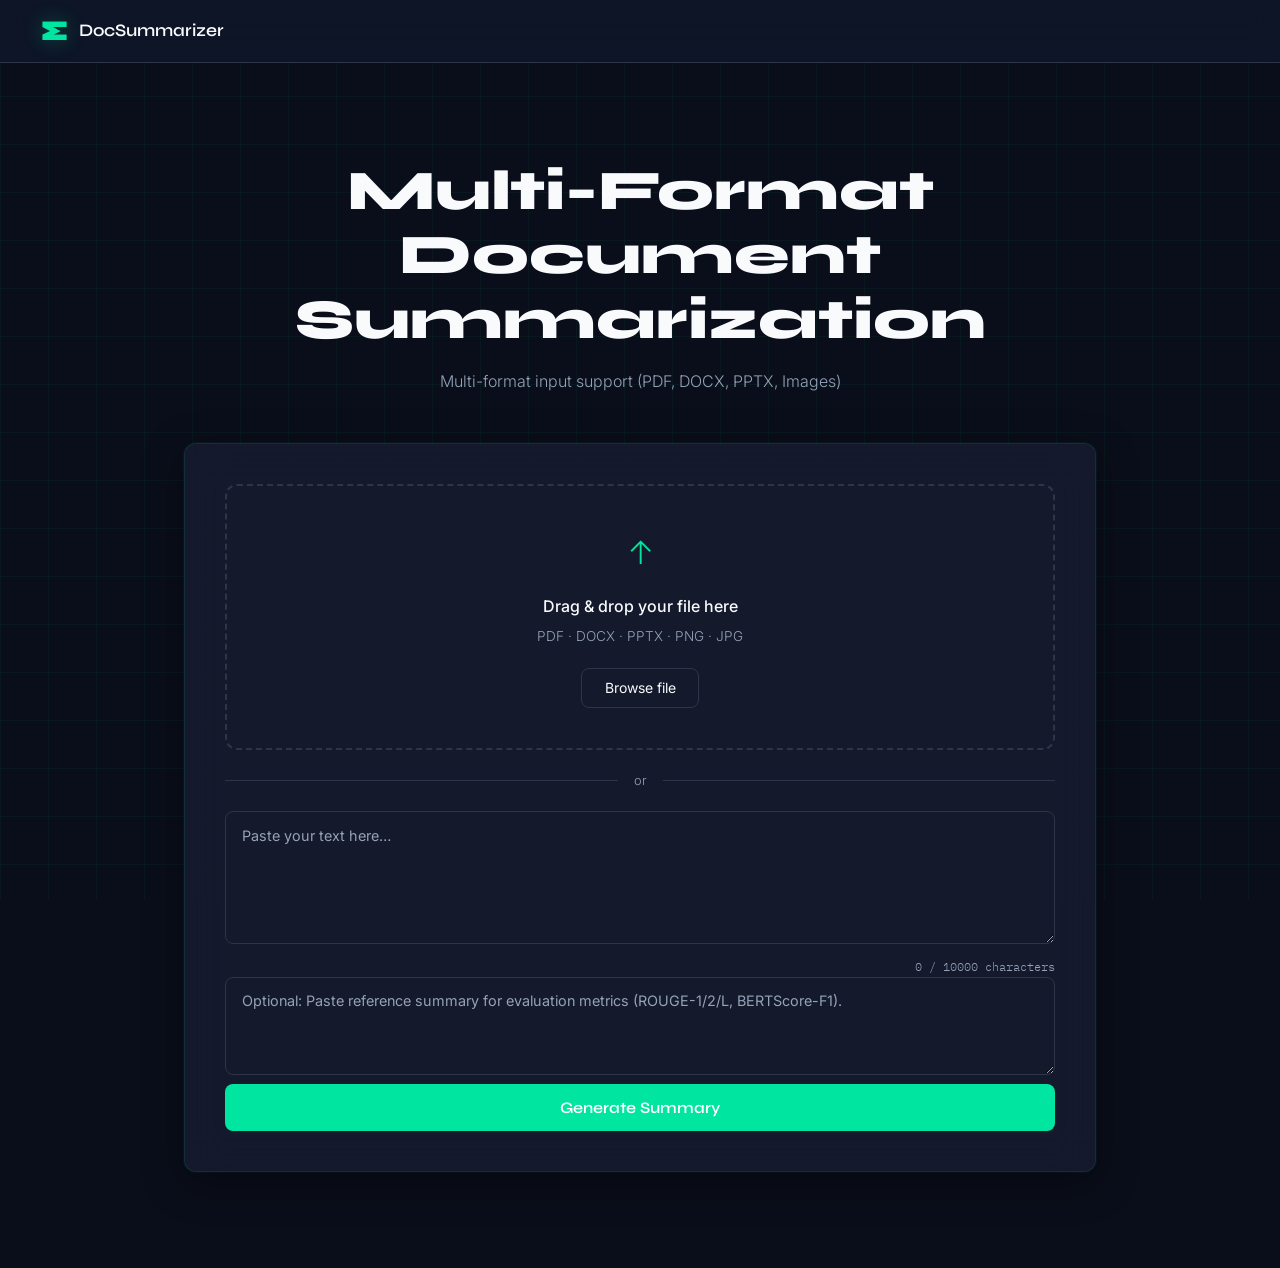
<file: templates/index.html>
<!DOCTYPE html>
<html lang="en">
<head>
  <meta charset="UTF-8" />
  <meta name="viewport" content="width=device-width, initial-scale=1.0" />
  <title>DocSummarizer</title>
  <link rel="stylesheet" href="/static/css/style.css" />
  <link rel="preconnect" href="https://fonts.googleapis.com">
  <link href="https://fonts.googleapis.com/css2?family=Syne:wght@400;600;800&family=IBM+Plex+Mono:wght@400;500&family=Inter:wght@300;400;500&display=swap" rel="stylesheet">
</head>
<body>
  <div class="bg-grid"></div>

  <header>
    <div class="logo">
      <span class="logo-mark">∑</span>
      <span class="logo-text">DocSummarizer</span>
      
    </div>
    
  </header>

  <main>
    <!-- Hero -->
    <section class="hero">
      
      <h1>Multi-Format Document Summarization <br/><em></em></h1>
      <p class="hero-sub">Multi-format input support (PDF, DOCX, PPTX, Images)<br/></p>
    </section>

    <!-- Upload Card -->
    <section class="card upload-card" id="upload">
      <div class="drop-zone" id="dropZone">
        <input type="file" id="fileInput" accept=".pdf,.docx,.pptx,.png,.jpg,.jpeg" hidden />
        <div class="drop-icon">↑</div>
        <p class="drop-main">Drag & drop your file here</p>
        <p class="drop-sub">PDF · DOCX · PPTX · PNG · JPG</p>
        <button class="btn-outline" onclick="event.stopPropagation(); document.getElementById('fileInput').click()">Browse file</button>
      </div>

      <div class="divider"><span>or</span></div>

      <textarea id="rawText" placeholder="Paste your text here…" rows="6" maxlength="10000" oninput="updateCharCount()"></textarea>
      <div id="charCount" class="result-meta" style="text-align: right; margin-top: 0.3rem;">0 / 10000 characters</div>

      <textarea id="referenceSummary" placeholder="Optional: Paste reference summary for evaluation metrics (ROUGE-1/2/L, BERTScore-F1)." rows="4" maxlength="10000"></textarea>

      <button class="btn-primary" id="summarizeBtn" onclick="submitSummary()">
        <span id="btnText">Generate Summary</span>
        <span id="btnLoader" class="hidden">
          <span class="spinner"></span> Processing…
        </span>
      </button>
    </section>

    <!-- Result -->
    <section class="card result-card hidden" id="resultCard">
      <div class="result-header">
        <h2>📄 Generated Summary</h2>
        <span class="result-meta" id="statTokens">-</span>
      </div>
      <div class="summary-text" id="summaryOutput"></div>

      <!-- IEEE Metrics Section -->
      <div id="metrics" style="margin-top: 2rem;">
        <h3 style="font-family: var(--font-head); font-size: 1.1rem; margin-bottom: 1rem; color: var(--accent);">Metrics</h3>
        
        <!-- Core Metrics -->
        <div class="dashboard-stats" style="margin-bottom: 1rem; padding: 1rem; background: rgba(56, 189, 248, 0.05); border: 1px solid rgba(56, 189, 248, 0.2); border-radius: 8px; font-size: 0.85rem; display: grid; grid-template-columns: repeat(auto-fit, minmax(140px, 1fr)); gap: 1rem;">
          <div><strong>Factuality (SummaC):</strong> <span id="statFactuality" style="font-weight: 600;">-</span></div>
          <div><strong>Novel N-grams:</strong> <span id="statNovelty" style="font-weight: 600;">-</span></div>
          <div><strong>Compression Ratio:</strong> <span id="statCompression" style="font-weight: 600;">-</span></div>
          <div><strong>⏱Processing Time:</strong> <span id="statTime" style="font-weight: 600;">-</span></div>
        </div>

        <!-- Pipeline Stats -->
        <div class="dashboard-stats" style="padding: 1rem; background: var(--bg-card); border: 1px solid var(--border); border-radius: 8px; font-size: 0.85rem; display: grid; grid-template-columns: repeat(auto-fit, minmax(140px, 1fr)); gap: 1rem;">
          <div><strong>Original Words:</strong> <span id="statOrigWords">-</span></div>
          <div><strong>Summary Words:</strong> <span id="statSummWords">-</span></div>
          <div><strong>Total Sentences:</strong> <span id="statTotalSents">-</span></div>
          <div><strong>Selected Sentences:</strong> <span id="statSelSents">-</span></div>
          <div><strong>Chunk Count:</strong> <span id="statChunkCount">-</span></div>
          <div><strong>Avg Chunk Tokens:</strong> <span id="statAvgTokens">-</span></div>
          <div><strong>Summary Mode:</strong> <span id="statMode">-</span></div>
          <div><strong>Model Used:</strong> <span id="statModel">-</span></div>
        </div>

        <div style="font-size: 0.85rem; color: var(--text-muted); margin-top: 0.75rem; padding: 0.75rem; background: rgba(0,0,0,0.2); border-radius: 6px;">
          <strong>🔬 Pipeline Path:</strong> <span id="statPath">-</span>
        </div>
      </div>
      
      <!-- Evaluation Metrics (ROUGE/BERTScore) -->
      <div style="margin-top: 1.5rem;">
        <h3 style="font-family: var(--font-head); font-size: 1.1rem; margin-bottom: 1rem; color: var(--accent2);">📈 Evaluation Metrics (vs Reference)</h3>
        
        <div id="evalMessage" style="font-size: 0.85rem; font-style: italic; color: var(--text-muted); text-align: center; padding: 1rem; background: rgba(0,0,0,0.2); border-radius: 6px;">
          ℹ️ Provide a reference summary above to see ROUGE & BERTScore metrics
        </div>

        <div class="dashboard-stats" id="evalStats" style="padding: 1rem; background: rgba(129, 140, 248, 0.05); border: 1px solid rgba(129, 140, 248, 0.2); border-radius: 8px; font-size: 0.85rem; display: none; grid-template-columns: repeat(auto-fit, minmax(140px, 1fr)); gap: 1rem;">
          <div><strong>ROUGE-1:</strong> <span id="metricRouge1" style="font-weight: 600;">-</span></div>
          <div><strong>ROUGE-2:</strong> <span id="metricRouge2" style="font-weight: 600;">-</span></div>
          <div><strong>ROUGE-L:</strong> <span id="metricRougeL" style="font-weight: 600;">-</span></div>
          <div><strong>BERTScore-F1:</strong> <span id="metricBertF1" style="font-weight: 600;">-</span></div>
        </div>
      </div>

      <details class="extractive-details">
        <summary>🔍 View Extractive Context (Top-Ranked Sentences)</summary>
        <div id="extractiveText" class="summary-text" style="margin-top: 1rem; padding: 1rem; background: rgba(0,0,0,0.2); border-radius: 8px; font-size: 0.9rem; line-height: 1.6;"></div>
      </details>

      <div class="result-actions">
        <button class="btn-copy" onclick="copySummary()">📋 Copy Summary</button>
        <button class="btn-outline" onclick="resetForm()" style="margin-top: 1.25rem; margin-left: 0.5rem;">🔄 Summarize Another</button>
      </div>
    </section>

    

    <!-- Error toast -->
    <div class="toast hidden" id="toast"></div>
  </main>



  <script src="/static/js/main.js"></script>
</body>
</html>
</file>
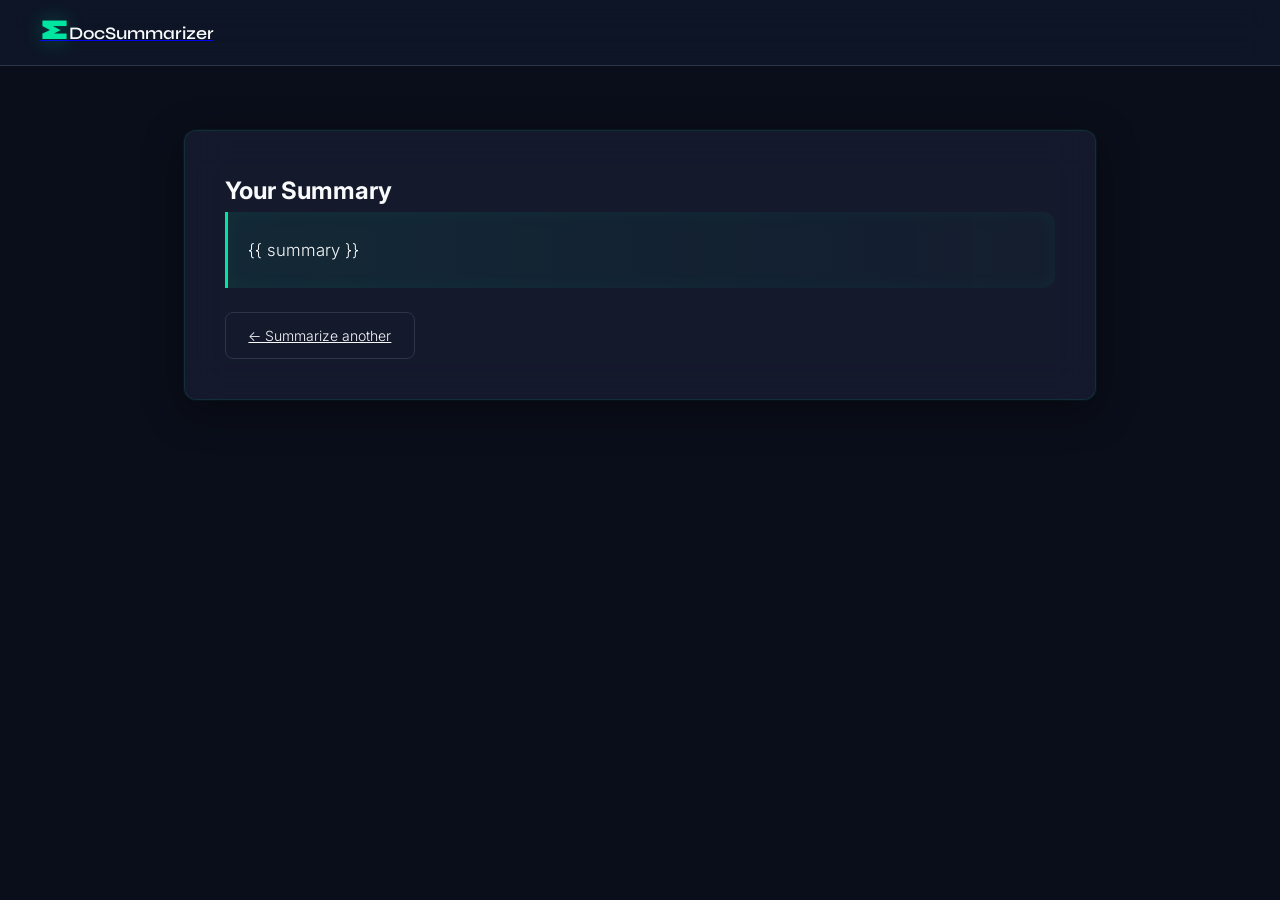
<file: templates/result.html>
<!DOCTYPE html>
<html lang="en">
<head>
  <meta charset="UTF-8"/>
  <title>Summary Result</title>
  <link rel="stylesheet" href="/static/css/style.css"/>
  <link href="https://fonts.googleapis.com/css2?family=Syne:wght@400;600;800&family=IBM+Plex+Mono&family=Inter:wght@300;400;500&display=swap" rel="stylesheet">
</head>
<body>
  <header>
    <div class="logo">
      <a href="/"><span class="logo-mark">∑</span><span class="logo-text">DocSummarizer</span></a>
    </div>
  </header>
  <main>
    <section class="card result-card">
      <h2>Your Summary</h2>
      <div class="summary-text">{{ summary }}</div>
      <a href="/" class="btn-outline" style="display:inline-block;margin-top:1.5rem;">← Summarize another</a>
    </section>
  </main>
</body>
</html>
</file>
<file: static/css/style.css>
/* ── Reset & Variables ─────────────────────────────────────────────────────── */
*, *::before, *::after { box-sizing: border-box; margin: 0; padding: 0; }

:root {
  --bg:       #0a0e1a;
  --surface:  #1a1f35;
  --border:   #2d3548;
  --accent:   #00e5a0;
  --accent2:  #818cf8;
  --accent3:  #f43f5e;
  --text:     #f8fafc;
  --muted:    #94a3b8;
  --bg-card:  rgba(26, 31, 53, 0.6);
  --font-head: 'Syne', sans-serif;
  --font-body: 'Inter', sans-serif;
  --font-mono: 'IBM Plex Mono', monospace;
  --radius:   12px;
  --shadow:   0 8px 30px rgba(0,0,0,0.4);
}

html { font-size: 16px; scroll-behavior: smooth; }

body {
  background: var(--bg);
  color: var(--text);
  font-family: var(--font-body);
  font-weight: 300;
  line-height: 1.7;
  min-height: 100vh;
  overflow-x: hidden;
}

/* ── Background Grid ──────────────────────────────────────────────────────── */
.bg-grid {
  position: fixed; inset: 0; z-index: 0; pointer-events: none;
  background-image:
    linear-gradient(rgba(0,179,115,.06) 1px, transparent 1px),
    linear-gradient(90deg, rgba(0,179,115,.06) 1px, transparent 1px);
  background-size: 48px 48px;
}

/* ── Header ───────────────────────────────────────────────────────────────── */
header {
  position: sticky; top: 0; z-index: 100;
  display: flex; align-items: center; justify-content: space-between;
  padding: 1rem 2.5rem;
  backdrop-filter: blur(16px);
  border-bottom: 1px solid var(--border);
  background: rgba(15,23,42,.85);
}

.logo { display: flex; align-items: center; gap: .6rem; text-decoration: none; }
.logo-mark {
  font-family: var(--font-head); font-size: 1.8rem; font-weight: 800;
  color: var(--accent); line-height: 1;
  text-shadow: 0 0 20px rgba(0, 229, 160, 0.3);
}
.logo-text {
  font-family: var(--font-head); font-size: 1.1rem; font-weight: 600;
  color: var(--text);
}
.badge {
  font-family: var(--font-mono); font-size: 0.65rem;
  color: var(--accent); background: rgba(0, 229, 160, 0.1);
  border: 1px solid rgba(0, 229, 160, 0.3);
  padding: 0.2rem 0.5rem; border-radius: 4px;
  margin-left: 0.5rem; letter-spacing: 0.05em;
  text-transform: uppercase;
}

nav { display: flex; gap: 2rem; }
nav a { color: var(--muted); text-decoration: none; font-size: .875rem; transition: color .2s; }
nav a:hover { color: var(--accent); }

/* ── Main Layout ──────────────────────────────────────────────────────────── */
main {
  position: relative; z-index: 1;
  max-width: 960px; margin: 0 auto;
  padding: 4rem 1.5rem 6rem;
  display: flex; flex-direction: column; gap: 2rem;
}

/* ── Hero ─────────────────────────────────────────────────────────────────── */
.hero { text-align: center; padding: 2rem 0 1rem; }

.hero-tag {
  display: inline-block;
  font-family: var(--font-mono); font-size: .75rem;
  color: var(--accent); background: rgba(0,229,160,.12);
  border: 1px solid rgba(0,229,160,.3);
  padding: .4rem 1rem; border-radius: 999px;
  margin-bottom: 1.5rem; letter-spacing: .05em;
  box-shadow: 0 0 20px rgba(0, 229, 160, 0.15);
}

.hero h1 {
  font-family: var(--font-head); font-size: clamp(2.2rem, 6vw, 3.5rem);
  font-weight: 800; line-height: 1.15; margin-bottom: 1rem;
}

.hero h1 em { font-style: normal; color: var(--accent); }

.hero-sub { color: var(--muted); font-size: 1rem; line-height: 1.7; }

/* ── Card ─────────────────────────────────────────────────────────────────── */
.card {
  background: rgba(26, 31, 53, 0.7);
  backdrop-filter: blur(20px);
  -webkit-backdrop-filter: blur(20px);
  border: 1px solid rgba(0, 229, 160, 0.1);
  border-radius: var(--radius);
  padding: 2.5rem;
  box-shadow: 0 10px 40px rgba(0,0,0,0.4), 0 0 0 1px rgba(0, 229, 160, 0.05);
  transition: transform 0.3s ease, box-shadow 0.3s ease;
}
.card:hover {
  transform: translateY(-2px);
  box-shadow: 0 15px 50px rgba(0,0,0,0.5), 0 0 0 1px rgba(0, 229, 160, 0.15);
}

/* ── Drop Zone ────────────────────────────────────────────────────────────── */
.drop-zone {
  border: 2px dashed var(--border);
  border-radius: var(--radius);
  padding: 2.5rem 1.5rem;
  text-align: center;
  transition: border-color .25s, background .25s;
  cursor: pointer;
}
.drop-zone.drag-over {
  border-color: var(--accent);
  background: rgba(0,229,160,.04);
}
.drop-icon {
  font-size: 2rem; color: var(--accent); margin-bottom: .75rem;
  animation: float 3s ease-in-out infinite;
}
@keyframes float { 0%,100%{transform:translateY(0)} 50%{transform:translateY(-6px)} }

.drop-main { font-weight: 500; margin-bottom: .35rem; }
.drop-sub   { color: var(--muted); font-size: .85rem; margin-bottom: 1.2rem; }

/* ── Divider ──────────────────────────────────────────────────────────────── */
.divider {
  display: flex; align-items: center; gap: 1rem;
  color: var(--muted); font-size: .8rem; margin: 1.25rem 0;
}
.divider::before, .divider::after {
  content: ''; flex: 1; height: 1px; background: var(--border);
}

/* ── Textarea ─────────────────────────────────────────────────────────────── */
textarea {
  width: 100%;
  background: rgba(0,0,0,.02);
  border: 1px solid var(--border);
  border-radius: 8px;
  color: var(--text);
  font-family: var(--font-body);
  font-size: .9rem;
  padding: .9rem 1rem;
  resize: vertical;
  transition: border-color .2s;
  outline: none;
}
textarea:focus { border-color: var(--accent2); }
textarea::placeholder { color: var(--muted); }

/* ── Length Control ───────────────────────────────────────────────────────── */
.length-control {
  display: flex; align-items: center; gap: 1rem;
  flex-wrap: wrap; margin: 1.5rem 0 1rem;
}
.control-label {
  font-size: .8rem; font-family: var(--font-mono); color: var(--muted);
  white-space: nowrap;
}
.toggle-group { display: flex; gap: .5rem; flex-wrap: wrap; }

.toggle-btn {
  display: flex; flex-direction: column; align-items: center;
  padding: .5rem 1.1rem;
  background: transparent;
  border: 1px solid var(--border);
  border-radius: 8px;
  color: var(--muted);
  font-family: var(--font-body); font-size: .875rem;
  cursor: pointer; transition: all .2s;
}
.toggle-btn small { font-size: .65rem; margin-top: .1rem; }
.toggle-btn:hover { border-color: var(--accent2); color: var(--text); }
.toggle-btn.active {
  border-color: var(--accent); color: var(--accent);
  background: rgba(0,229,160,.07);
}

/* ── Buttons ──────────────────────────────────────────────────────────────── */
.btn-primary {
  width: 100%;
  padding: .9rem 2rem;
  background: var(--accent);
  color: #ffffff;
  border: none; border-radius: 8px;
  font-family: var(--font-head); font-size: 1rem; font-weight: 600;
  cursor: pointer;
  transition: opacity .2s, transform .1s;
}
.btn-primary:hover  { opacity: .88; }
.btn-primary:active { transform: scale(.99); }
.btn-primary:disabled { opacity: .5; cursor: not-allowed; }

.btn-outline {
  padding: .65rem 1.4rem;
  background: transparent;
  border: 1px solid var(--border);
  border-radius: 8px;
  color: var(--text); font-family: var(--font-body); font-size: .875rem;
  cursor: pointer; transition: border-color .2s;
}
.btn-outline:hover { border-color: var(--accent2); }

.btn-copy {
  margin-top: 1.25rem;
  padding: .55rem 1.25rem;
  background: transparent;
  border: 1px solid var(--border);
  border-radius: 8px;
  color: var(--muted); font-size: .8rem; font-family: var(--font-mono);
  cursor: pointer; transition: all .2s;
}
.btn-copy:hover { border-color: var(--accent); color: var(--accent); }

/* ── Spinner ──────────────────────────────────────────────────────────────── */
.spinner {
  display: inline-block; width: 14px; height: 14px;
  border: 2px solid rgba(0,0,0,.25);
  border-top-color: #000;
  border-radius: 50%;
  animation: spin .7s linear infinite;
  vertical-align: middle; margin-right: .4rem;
}
@keyframes spin { to { transform: rotate(360deg); } }

/* ── Result Card ──────────────────────────────────────────────────────────── */
.result-header {
  display: flex; align-items: baseline; justify-content: space-between;
  margin-bottom: 1.25rem; flex-wrap: wrap; gap: .5rem;
}
.result-header h2 {
  font-family: var(--font-head); font-size: 1.3rem; font-weight: 600;
}
.result-meta {
  font-family: var(--font-mono); font-size: .72rem; color: var(--muted);
}

.summary-text {
  font-size: 1.05rem; color: var(--text);
  border-left: 3px solid var(--accent);
  background: linear-gradient(90deg, rgba(0, 229, 160, 0.08) 0%, rgba(0, 229, 160, 0.02) 100%);
  padding: 1.5rem 1.5rem 1.5rem 1.25rem;
  border-radius: 0 var(--radius) var(--radius) 0;
  box-shadow: inset 0 0 20px rgba(0, 229, 160, 0.05);
}

.summary-list {
  margin: 0;
  padding: 0 0 0 1.25rem;
}
.summary-list li {
  margin-bottom: 0.85rem;
  line-height: 1.7;
  padding-left: 0.5rem;
}
.summary-list li::marker {
  color: var(--accent);
  font-weight: 600;
}
.summary-list li:last-child {
  margin-bottom: 0;
}

.extractive-details {
  margin-top: 1.5rem;
  border: 1px solid var(--border);
  border-radius: 8px; padding: 1rem;
}
.extractive-details summary {
  font-family: var(--font-mono); font-size: .78rem; color: var(--muted);
  cursor: pointer; list-style: none;
}
.extractive-details summary::-webkit-details-marker { display: none; }
.extractive-details summary::before { content: '▶  '; }
.extractive-details[open] summary::before { content: '▼  '; }

.extractive-details ol {
  margin: 1rem 0 0 1.2rem; font-size: .85rem; color: var(--muted);
  line-height: 1.65;
}
.extractive-details li { margin-bottom: .4rem; }

/* ── Pipeline Section ─────────────────────────────────────────────────────── */
.pipeline-section { padding: 2rem 0; }
.section-title {
  font-family: var(--font-head); font-size: 1.5rem; font-weight: 700;
  margin-bottom: 2rem; text-align: center;
}

.pipeline-steps {
  display: flex; align-items: stretch; gap: .75rem;
  flex-wrap: nowrap;
  justify-content: flex-start;
  padding-bottom: 1rem;
  overflow-x: auto;
  scrollbar-width: thin;
}
.pipeline-steps::-webkit-scrollbar {
  height: 6px;
}
.pipeline-steps::-webkit-scrollbar-track {
  background: rgba(0, 0, 0, 0.05);
  border-radius: 4px;
}
.pipeline-steps::-webkit-scrollbar-thumb {
  background: var(--border);
  border-radius: 4px;
}

.step {
  background: rgba(26, 31, 53, 0.7); backdrop-filter: blur(16px);
  border: 1px solid rgba(0, 229, 160, 0.1);
  border-radius: var(--radius); padding: 1.1rem 1.2rem;
  flex: 0 0 auto; min-width: 140px; width: 15vw; max-width: 220px;
  transition: all 0.3s ease;
}
.step:hover {
  border-color: rgba(0, 229, 160, 0.3);
  transform: translateY(-2px);
  box-shadow: 0 5px 20px rgba(0, 229, 160, 0.1);
}
.step-num {
  font-family: var(--font-mono); font-size: .7rem; color: var(--accent);
  margin-bottom: .4rem;
}
.step-body strong { display: block; font-size: .875rem; margin-bottom: .25rem; }
.step-body p      { font-size: .78rem; color: var(--muted); line-height: 1.5; }

.step-arrow {
  color: var(--muted); font-size: 1.2rem; margin-top: 1.3rem;
  align-self: flex-start;
}

/* ── Toast ────────────────────────────────────────────────────────────────── */
.toast {
  position: fixed; bottom: 2rem; left: 50%; transform: translateX(-50%);
  background: var(--accent3); color: #fff;
  padding: .75rem 1.5rem; border-radius: 8px;
  font-size: .875rem; z-index: 999;
  animation: fadeIn .3s;
}
@keyframes fadeIn { from{opacity:0;transform:translate(-50%,8px)} to{opacity:1;transform:translate(-50%,0)} }

/* ── Utilities ────────────────────────────────────────────────────────────── */
.hidden { display: none !important; }

/* ── Footer ───────────────────────────────────────────────────────────────── */
footer {
  text-align: center; padding: 2rem;
  color: var(--muted); font-size: .78rem;
  border-top: 1px solid var(--border);
  position: relative; z-index: 1;
}

/* ── Responsive ───────────────────────────────────────────────────────────── */
@media (max-width: 600px) {
  header { padding: .9rem 1.2rem; }
  nav    { display: none; }
  main   { padding: 2.5rem 1rem 4rem; }
  .pipeline-steps { gap: .5rem; }
  .step-arrow { display: none; }
}
</file>
